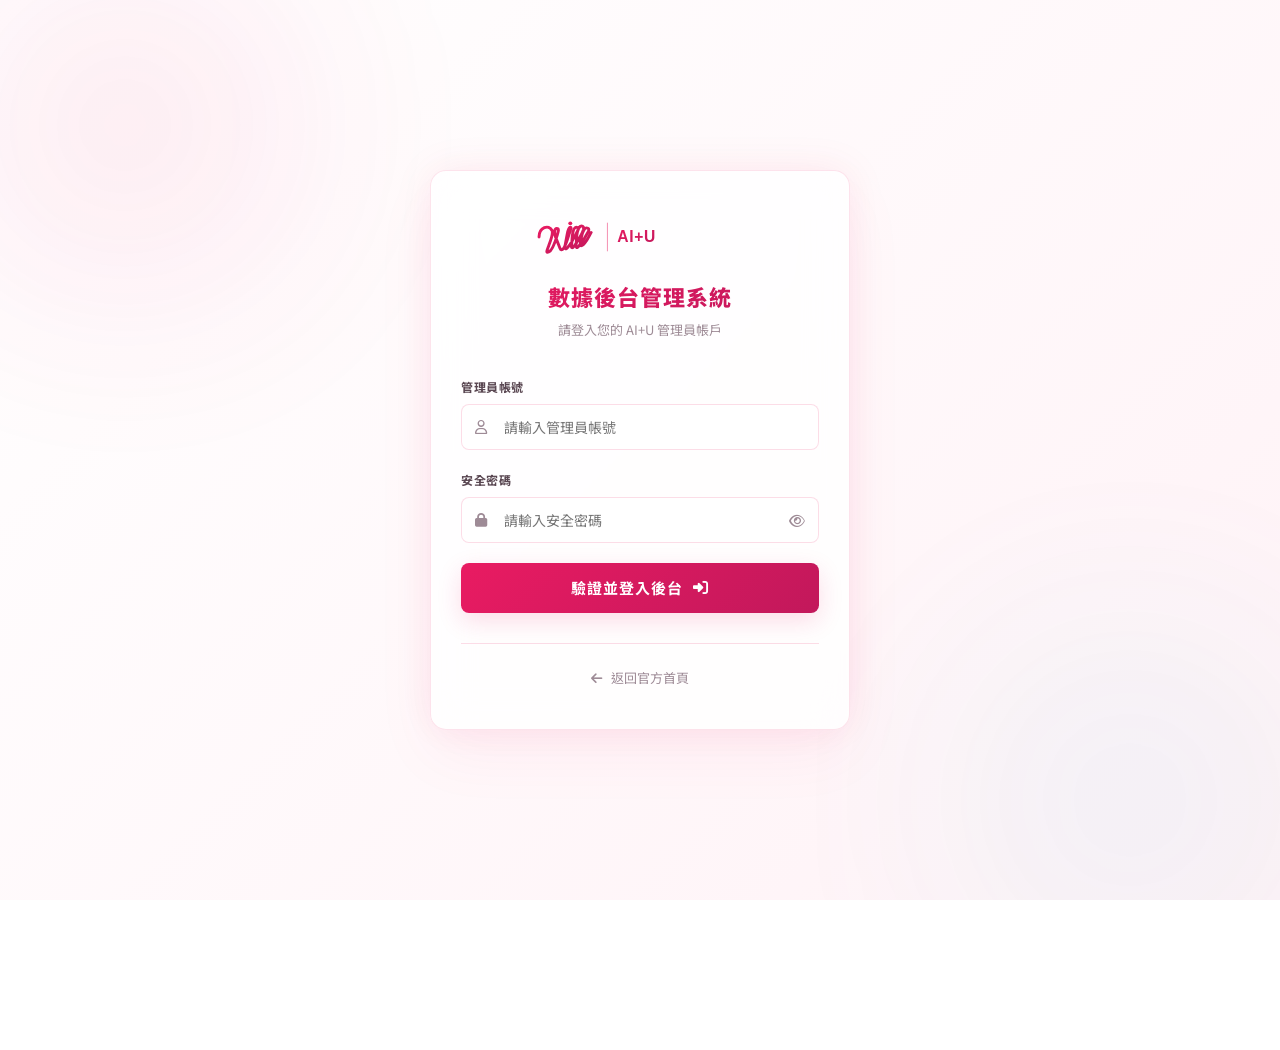
<file: dashboard.html>
<!DOCTYPE html>
<html lang="zh-Hant-TW">
<head>
  <meta charset="UTF-8">
  <meta name="viewport" content="width=device-width, initial-scale=1.0">
  <title>AI+U | 商務數據管理後台</title>
  
  <!-- Google Fonts -->
  <link rel="preconnect" href="https://fonts.googleapis.com">
  <link rel="preconnect" href="https://fonts.gstatic.com" crossorigin>
  <link href="https://fonts.googleapis.com/css2?family=Noto+Sans+TC:wght@300;400;500;700;900&family=Outfit:wght@300;400;600;700;800&display=swap" rel="stylesheet">
  
  <!-- FontAwesome Icons -->
  <link rel="stylesheet" href="https://cdnjs.cloudflare.com/ajax/libs/font-awesome/6.4.0/css/all.min.css">
  
  <!-- Stylesheets -->
  <link rel="stylesheet" href="style-dashboard.css">
</head>
<body class="dashboard-page">

  <!-- Ambient Background Glow -->
  <div class="glow-sphere sphere-1"></div>
  <div class="glow-sphere sphere-2"></div>
  <div class="glow-sphere sphere-3"></div>

  <!-- Dashboard Container -->
  <div class="dashboard-wrapper">
    
    <!-- Mobile Sidebar Overlay -->
    <div class="sidebar-overlay" id="sidebar-overlay"></div>
    
    <!-- Sidebar Navigation -->
    <aside class="dashboard-sidebar">
      <div class="sidebar-header">
        <img src="assets/logo-kyimc.svg" alt="AI+U Logo" class="sidebar-logo">
        <button class="sidebar-close-btn" id="btn-sidebar-close" aria-label="關閉選單">
          <i class="fa-solid fa-xmark"></i>
        </button>
      </div>
      <div class="sidebar-user">
        <div class="user-avatar">
          <svg viewBox="0 0 200 220" fill="none" class="avatar-svg">
            <path d="M100 25 C122 25 140 43 140 65 C140 82 130 96 116 102 C142 113 160 137 162 165 H38 C40 137 58 113 84 102 C70 96 60 82 60 65 C60 43 78 25 100 25 Z" fill="url(#avatar-grad)" />
            <defs>
              <linearGradient id="avatar-grad" x1="100" y1="25" x2="100" y2="165" gradientUnits="userSpaceOnUse">
                <stop stop-color="#E91B62"/>
                <stop offset="1" stop-color="#ff75a0"/>
              </linearGradient>
            </defs>
          </svg>
        </div>
        <div class="user-info">
          <h3 class="user-name">Carol 吳凱若</h3>
          <p class="user-role">CEO 執行長</p>
        </div>
      </div>
      
      <nav class="sidebar-menu">
        <a href="#overview" class="menu-item active"><i class="fa-solid fa-chart-line"></i> 數據總覽</a>
        <a href="#inquiries" class="menu-item"><i class="fa-solid fa-envelope-open-text"></i> 預約留言管理</a>
        
        <!-- Collapsible Settings Menu -->
        <div class="menu-item-group">
          <button type="button" class="menu-item menu-collapse-toggle" id="btn-settings-toggle">
            <span><i class="fa-solid fa-gear"></i> 系統設定</span>
            <i class="fa-solid fa-chevron-down toggle-arrow"></i>
          </button>
          <div class="sidebar-submenu" id="settings-submenu">
            <a href="#account" class="submenu-item"><i class="fa-solid fa-shield-halved"></i> 帳號密碼</a>
            <a href="#features" class="submenu-item"><i class="fa-solid fa-sliders"></i> 個性功能</a>
          </div>
        </div>
      </nav>
      
      <div class="sidebar-footer" style="display: flex; flex-direction: column; gap: 10px;">
        <button id="btn-demo-data" class="btn-demo-data">
          <i class="fa-solid fa-wand-magic-sparkles"></i>
          <span>注入展示數據</span>
        </button>
        <button id="btn-clear-data" class="btn-clear-data">
          <i class="fa-solid fa-trash-can"></i>
          <span>清空所有數據</span>
        </button>
        <button id="btn-logout" class="btn-logout">
          <span>登出管理系統</span>
          <i class="fa-solid fa-right-from-bracket"></i>
        </button>
      </div>
    </aside>

    <!-- Main Content Area -->
    <main class="dashboard-main">
      <!-- Top header bar -->
      <header class="main-header">
        <button class="mobile-sidebar-toggle" id="btn-sidebar-toggle" aria-label="打開選單">
          <i class="fa-solid fa-bars"></i>
        </button>
        <div class="header-title-box">
          <h1 class="header-title">商務數據管理中心</h1>
          <p class="header-subtitle">即時監控網站瀏覽、捷徑點擊與預約詢問紀錄</p>
        </div>
        <div class="header-actions">
          <span class="date-badge" id="current-date-badge">2026年6月21日</span>
        </div>
      </header>

      <!-- Tab Content: Overview (數據總覽) -->
      <div id="overview-tab" class="tab-content active">
        <!-- KPI Metrics Grid -->
        <section class="kpi-grid">
          <!-- Metric 1: Total PV -->
          <div class="kpi-card">
            <div class="kpi-icon-box bg-gradient-pink">
              <i class="fa-regular fa-eye"></i>
            </div>
            <div class="kpi-info">
              <h4 class="kpi-label">全站總瀏覽量</h4>
              <p class="kpi-value" id="kpi-total-pv">0</p>
              <span class="kpi-trend trend-up"><i class="fa-solid fa-arrow-trend-up"></i> 整合流量統計</span>
            </div>
          </div>
          
          <!-- Metric 2: Form Inquiries -->
          <div class="kpi-card">
            <div class="kpi-icon-box bg-gradient-purple">
              <i class="fa-regular fa-paper-plane"></i>
            </div>
            <div class="kpi-info">
              <h4 class="kpi-label">收到商務詢問</h4>
              <p class="kpi-value" id="kpi-total-inq">0</p>
              <span class="kpi-trend trend-up"><i class="fa-solid fa-message"></i> 留言預約累計</span>
            </div>
          </div>
          
          <!-- Metric 3: vCard Downloads -->
          <div class="kpi-card">
            <div class="kpi-icon-box bg-gradient-blue">
              <i class="fa-solid fa-user-plus"></i>
            </div>
            <div class="kpi-info">
              <h4 class="kpi-label">聯絡人儲存次數</h4>
              <p class="kpi-value" id="kpi-vcard-clicks">0</p>
              <span class="kpi-trend"><i class="fa-solid fa-circle-check"></i> vCard 點擊下載</span>
            </div>
          </div>
          
          <!-- Metric 4: Short-cuts click-through rate -->
          <div class="kpi-card">
            <div class="kpi-icon-box bg-gradient-teal">
              <i class="fa-solid fa-share-nodes"></i>
            </div>
            <div class="kpi-info">
              <h4 class="kpi-label">社群連結點擊</h4>
              <p class="kpi-value" id="kpi-social-clicks">0</p>
              <span class="kpi-trend"><i class="fa-solid fa-location-arrow"></i> LINE/電話/導航</span>
            </div>
          </div>
        </section>

        <!-- Charts Layout -->
        <section class="charts-row">
          <!-- SVG Line Chart for Page Views -->
          <div class="chart-card flex-2">
            <h3 class="chart-title"><i class="fa-solid fa-chart-area"></i> 近一週訪客瀏覽量趨勢</h3>
            <div class="svg-chart-container" id="pv-trend-chart-box">
              <!-- Dynamic SVG chart will be injected here by script -->
            </div>
            <div class="chart-legends">
              <span class="legend-item"><span class="legend-dot color-website"></span> 官方網站首頁</span>
              <span class="legend-item"><span class="legend-dot color-card"></span> Carol 數位名片</span>
            </div>
          </div>
          
          <!-- SVG Donut Chart for Social clicks distribution -->
          <div class="chart-card flex-1">
            <h3 class="chart-title"><i class="fa-solid fa-chart-pie"></i> 社群快捷鍵點擊分佈</h3>
            <div class="svg-chart-container" id="clicks-pie-chart-box">
              <!-- Dynamic SVG pie chart will be injected here -->
            </div>
          </div>
        </section>
      </div>

      <!-- Tab Content: Inquiries (預約留言管理) -->
      <div id="inquiries-tab" class="tab-content">
        <!-- Inquiries Data Table Section -->
        <section class="data-table-card" id="inquiries-section">
          <div class="card-header-table">
            <h3 class="table-title"><i class="fa-solid fa-envelope-open-text"></i> 預約留言管理名單</h3>
            <div class="table-actions">
              <!-- Filter by Source -->
              <select id="filter-source" class="table-filter-select">
                <option value="all">所有來源</option>
                <option value="website">首頁諮詢</option>
                <option value="card">名片留言</option>
              </select>
            </div>
          </div>
          
          <div class="table-scroll-wrapper">
            <table class="data-table" id="inquiries-table">
              <thead>
                <tr>
                  <th>提交日期</th>
                  <th>來源</th>
                  <th>聯絡姓名</th>
                  <th>電話號碼</th>
                  <th>電子信箱</th>
                  <th>諮詢項目</th>
                  <th>操作</th>
                </tr>
              </thead>
              <tbody id="inquiries-table-body">
                <!-- Submissions rows will be appended here dynamically -->
              </tbody>
            </table>
          </div>
          
          <!-- Table empty state -->
          <div class="table-empty-state" id="table-empty-state">
            <i class="fa-regular fa-envelope"></i>
            <p>目前尚無任何商務預約留言</p>
          </div>
        </section>
      </div>

      <!-- Tab Content: Account Settings (帳號密碼) -->
      <div id="account-tab" class="tab-content">
        <section class="dashboard-card" style="max-width: 600px; margin: 0 auto; padding: 24px;">
          <div class="card-header" style="margin-bottom: 24px; border-bottom: 1px solid var(--card-border); padding-bottom: 16px;">
            <h2 class="card-title"><i class="fa-solid fa-shield-halved" style="color: var(--primary-color); margin-right: 8px;"></i> 帳號密碼設定</h2>
            <p class="card-subtitle">管理您的管理員登入帳戶與後台安全密碼</p>
          </div>
          
          <form id="form-account-settings" style="display: flex; flex-direction: column; gap: 20px;">
            <!-- Username (Readonly) -->
            <div class="form-group" style="display: flex; flex-direction: column; gap: 6px;">
              <label class="form-label" style="font-size: 12px; font-weight: 700; color: var(--text-secondary);">管理員帳號 (固定值)</label>
              <input type="text" class="form-input" value="admin" style="width: 100%; background: var(--input-bg); border: 1px solid var(--input-border); border-radius: var(--border-radius-md); padding: 10px 12px; color: var(--text-primary); font-size: 13.5px;" readonly>
            </div>
            
            <!-- Current Password (Readonly Show) -->
            <div class="form-group" style="display: flex; flex-direction: column; gap: 6px;">
              <label class="form-label" style="font-size: 12px; font-weight: 700; color: var(--text-secondary);">當前密碼</label>
              <div class="input-wrapper" style="position: relative; width: 100%;">
                <input type="password" id="input-current-pass" class="form-input" style="width: 100%; background: var(--input-bg); border: 1px solid var(--input-border); border-radius: var(--border-radius-md); padding: 10px 36px 10px 12px; color: var(--text-primary); font-size: 13.5px;" readonly>
                <i class="fa-solid fa-lock" style="position: absolute; right: 12px; top: 50%; transform: translateY(-50%); color: var(--text-muted); font-size: 12px;"></i>
              </div>
            </div>
            
            <!-- New Password -->
            <div class="form-group" style="display: flex; flex-direction: column; gap: 6px;">
              <label class="form-label" style="font-size: 12px; font-weight: 700; color: var(--text-secondary);">新密碼</label>
              <div class="input-wrapper" style="position: relative; width: 100%;">
                <input type="password" id="input-new-pass" class="form-input" placeholder="請輸入新密碼" style="width: 100%; background: var(--input-bg); border: 1px solid var(--input-border); border-radius: var(--border-radius-md); padding: 10px 36px 10px 12px; color: var(--text-primary); font-size: 13.5px;" required>
                <i class="fa-solid fa-key" style="position: absolute; right: 12px; top: 50%; transform: translateY(-50%); color: var(--text-muted); font-size: 12px;"></i>
              </div>
            </div>

            <!-- Confirm New Password -->
            <div class="form-group" style="display: flex; flex-direction: column; gap: 6px;">
              <label class="form-label" style="font-size: 12px; font-weight: 700; color: var(--text-secondary);">確認新密碼</label>
              <div class="input-wrapper" style="position: relative; width: 100%;">
                <input type="password" id="input-confirm-pass" placeholder="請再次輸入新密碼" style="width: 100%; background: var(--input-bg); border: 1px solid var(--input-border); border-radius: var(--border-radius-md); padding: 10px 36px 10px 12px; color: var(--text-primary); font-size: 13.5px;" required>
                <i class="fa-solid fa-check-double" style="position: absolute; right: 12px; top: 50%; transform: translateY(-50%); color: var(--text-muted); font-size: 12px;"></i>
              </div>
            </div>
            
            <div style="margin-top: 10px; background: rgba(233, 27, 98, 0.04); padding: 12px; border-radius: var(--border-radius-md); border: 1px dashed var(--card-border);">
              <p style="font-size: 11.5px; color: var(--text-secondary); line-height: 1.5;">
                <i class="fa-solid fa-circle-info" style="color: var(--primary-color); margin-right: 4px;"></i> 
                更改成功後，新密碼將套用於「官方網站大數據後台登入」以及「電子名片內置後台解鎖」。
              </p>
            </div>

            <!-- Submit Button -->
            <div style="margin-top: 8px;">
              <button type="submit" id="btn-save-password" style="width: 100%; background: var(--primary-gradient); color: #FFFFFF; border: none; border-radius: var(--border-radius-md); padding: 12px; font-size: 14px; font-weight: 700; cursor: pointer; box-shadow: 0 8px 24px var(--glow-primary); display: flex; justify-content: center; align-items: center; gap: 8px;">
                <i class="fa-solid fa-floppy-disk"></i> 儲存密碼設定
              </button>
            </div>
          </form>
        </section>
      </div>

      <!-- Tab Content: Features Settings (個性功能) -->
      <div id="features-tab" class="tab-content">
        <div class="features-split-container" style="display: flex; gap: 24px; align-items: flex-start; max-width: 1100px; margin: 0 auto;">
          
          <!-- Left Column: Settings Form -->
          <div class="features-settings-panel" style="flex: 1; min-width: 0;">
            <section class="dashboard-card" style="padding: 24px;">
              <div class="card-header" style="margin-bottom: 20px; border-bottom: 1px solid var(--card-border); padding-bottom: 12px;">
                <h2 class="card-title"><i class="fa-solid fa-sliders" style="color: var(--primary-color); margin-right: 8px;"></i> 個性功能設定</h2>
                <p class="card-subtitle">填寫您的電子名片聯繫管道，設定將即時同步至右側預覽與名片頁面</p>
              </div>
              
              <form id="form-features-settings" style="display: flex; flex-direction: column; gap: 16px;">
                <!-- Section 1: Basic Info -->
                <div class="settings-sub-group">
                  <h3 style="font-size: 13.5px; font-weight: 700; color: var(--text-primary); margin-bottom: 10px; display: flex; align-items: center; gap: 6px;">
                    <i class="fa-solid fa-user-gear" style="color: var(--primary-color);"></i> 基本職稱與姓名
                  </h3>
                  <div style="display: grid; grid-template-columns: repeat(2, 1fr); gap: 12px;">
                    <div class="form-group" style="display: flex; flex-direction: column; gap: 4px;">
                      <label style="font-size: 11px; font-weight: 700; color: var(--text-secondary);">名片姓名</label>
                      <input type="text" id="input-card-name" class="form-input" style="width: 100%; background: var(--input-bg); border: 1px solid var(--input-border); border-radius: var(--border-radius-md); padding: 8px 10px; color: var(--text-primary); font-size: 13px;" placeholder="例如：Carol 吳凱若">
                    </div>
                    <div class="form-group" style="display: flex; flex-direction: column; gap: 4px;">
                      <label style="font-size: 11px; font-weight: 700; color: var(--text-secondary);">專業職稱</label>
                      <input type="text" id="input-card-title" class="form-input" style="width: 100%; background: var(--input-bg); border: 1px solid var(--input-border); border-radius: var(--border-radius-md); padding: 8px 10px; color: var(--text-primary); font-size: 13px;" placeholder="例如：CEO 執行長">
                    </div>
                  </div>
                </div>

                <!-- Section 2: Quick Links -->
                <div class="settings-sub-group" style="border-top: 1px solid var(--card-border); padding-top: 16px;">
                  <h3 style="font-size: 13.5px; font-weight: 700; color: var(--text-primary); margin-bottom: 10px; display: flex; align-items: center; gap: 6px;">
                    <i class="fa-solid fa-phone" style="color: var(--primary-color);"></i> 基礎聯繫管道
                  </h3>
                  <div style="display: grid; grid-template-columns: repeat(2, 1fr); gap: 12px;">
                    <div class="form-group" style="display: flex; flex-direction: column; gap: 4px;">
                      <label style="font-size: 11px; font-weight: 700; color: var(--text-secondary);">行動電話</label>
                      <input type="text" id="input-card-phone" class="form-input" style="width: 100%; background: var(--input-bg); border: 1px solid var(--input-border); border-radius: var(--border-radius-md); padding: 8px 10px; color: var(--text-primary); font-size: 13px;" placeholder="例如：0955752068">
                    </div>
                    <div class="form-group" style="display: flex; flex-direction: column; gap: 4px;">
                      <label style="font-size: 11px; font-weight: 700; color: var(--text-secondary);">電子信箱</label>
                      <input type="email" id="input-card-email" class="form-input" style="width: 100%; background: var(--input-bg); border: 1px solid var(--input-border); border-radius: var(--border-radius-md); padding: 8px 10px; color: var(--text-primary); font-size: 13px;" placeholder="例如：wcr830@gmail.com">
                    </div>
                  </div>
                  <div class="form-group" style="display: flex; flex-direction: column; gap: 4px; margin-top: 10px;">
                    <label style="font-size: 11px; font-weight: 700; color: var(--text-secondary);">服務地址</label>
                    <input type="text" id="input-card-address" class="form-input" style="width: 100%; background: var(--input-bg); border: 1px solid var(--input-border); border-radius: var(--border-radius-md); padding: 8px 10px; color: var(--text-primary); font-size: 13px;" placeholder="例如：台北市忠孝東路二段118號5樓">
                  </div>
                </div>

                <!-- Section 3: Social Links -->
                <div class="settings-sub-group" style="border-top: 1px solid var(--card-border); padding-top: 16px;">
                  <h3 style="font-size: 13.5px; font-weight: 700; color: var(--text-primary); margin-bottom: 10px; display: flex; align-items: center; gap: 6px;">
                    <i class="fa-solid fa-share-nodes" style="color: var(--primary-color);"></i> 社群媒體連結
                  </h3>
                  <div style="display: grid; grid-template-columns: repeat(2, 1fr); gap: 12px;">
                    <div class="form-group" style="display: flex; flex-direction: column; gap: 4px;">
                      <label style="font-size: 11px; font-weight: 700; color: var(--text-secondary);">LINE 連結 URL</label>
                      <input type="url" id="input-card-line" class="form-input" style="width: 100%; background: var(--input-bg); border: 1px solid var(--input-border); border-radius: var(--border-radius-md); padding: 8px 10px; color: var(--text-primary); font-size: 13px;" placeholder="https://line.me/ti/p/...">
                    </div>
                    <div class="form-group" style="display: flex; flex-direction: column; gap: 4px;">
                      <label style="font-size: 11px; font-weight: 700; color: var(--text-secondary);">WeChat 微信帳號 (ID)</label>
                      <input type="text" id="input-card-wechat" class="form-input" style="width: 100%; background: var(--input-bg); border: 1px solid var(--input-border); border-radius: var(--border-radius-md); padding: 8px 10px; color: var(--text-primary); font-size: 13px;" placeholder="例如：wcr830">
                    </div>
                    <div class="form-group" style="display: flex; flex-direction: column; gap: 4px;">
                      <label style="font-size: 11px; font-weight: 700; color: var(--text-secondary);">Facebook 連結 URL</label>
                      <input type="url" id="input-card-fb" class="form-input" style="width: 100%; background: var(--input-bg); border: 1px solid var(--input-border); border-radius: var(--border-radius-md); padding: 8px 10px; color: var(--text-primary); font-size: 13px;" placeholder="https://facebook.com/...">
                    </div>
                    <div class="form-group" style="display: flex; flex-direction: column; gap: 4px;">
                      <label style="font-size: 11px; font-weight: 700; color: var(--text-secondary);">Instagram 連結 URL</label>
                      <input type="url" id="input-card-ig" class="form-input" style="width: 100%; background: var(--input-bg); border: 1px solid var(--input-border); border-radius: var(--border-radius-md); padding: 8px 10px; color: var(--text-primary); font-size: 13px;" placeholder="https://instagram.com/...">
                    </div>
                  </div>
                </div>

                <!-- Section 4: System Integrations -->
                <div class="settings-sub-group" style="border-top: 1px solid var(--card-border); padding-top: 16px;">
                  <h3 style="font-size: 13.5px; font-weight: 700; color: var(--text-primary); margin-bottom: 10px; display: flex; align-items: center; gap: 6px;">
                    <i class="fa-solid fa-link" style="color: var(--primary-color);"></i> 雲端系統整合 (選填)
                  </h3>
                  <div class="form-group" style="display: flex; flex-direction: column; gap: 4px;">
                    <label style="font-size: 11px; font-weight: 700; color: var(--text-secondary);">Google Sheets 串接網址 (API 部署網址)</label>
                    <input type="url" id="input-card-sheets-url" class="form-input" style="width: 100%; background: var(--input-bg); border: 1px solid var(--input-border); border-radius: var(--border-radius-md); padding: 8px 10px; color: var(--text-primary); font-size: 13px;" placeholder="https://script.google.com/macros/s/.../exec">
                    <span style="font-size: 10px; color: var(--text-muted); line-height: 1.4; margin-top: 4px;">
                      填入 Google Apps Script 的 Web App 部署網址，客戶諮詢留言即可自動同步記錄到雲端試算表。
                    </span>
                  </div>
                </div>

                <!-- Theme and cache settings grouped in settings tab -->
                <div class="settings-sub-group" style="border-top: 1px solid var(--card-border); padding-top: 16px;">
                  <h3 style="font-size: 13.5px; font-weight: 700; color: var(--text-primary); margin-bottom: 10px; display: flex; align-items: center; gap: 6px;">
                    <i class="fa-solid fa-palette" style="color: var(--primary-color);"></i> 後台展示偏好
                  </h3>
                  <div style="display: flex; gap: 12px;">
                    <button type="button" id="btn-toggle-theme-setting" style="flex: 1; background: var(--quick-link-bg); border: 1px solid var(--quick-link-border); color: var(--text-primary); border-radius: var(--border-radius-md); padding: 10px; font-size: 12px; font-weight: 700; cursor: pointer; display: flex; justify-content: center; align-items: center; gap: 6px;">
                      <i class="fa-solid fa-circle-half-stroke"></i> 切換深淺主題
                    </button>
                    <button type="button" id="btn-reset-cache-setting" style="flex: 1; background: none; border: 1px solid rgba(255, 59, 48, 0.2); color: #ff3b30; border-radius: var(--border-radius-md); padding: 10px; font-size: 12px; font-weight: 700; cursor: pointer; display: flex; justify-content: center; align-items: center; gap: 6px;">
                      <i class="fa-solid fa-trash-can"></i> 清除系統快取
                    </button>
                  </div>
                </div>

                <!-- Save Action Button -->
                <div style="margin-top: 8px;">
                  <button type="submit" id="btn-save-features" style="width: 100%; background: var(--primary-gradient); color: #FFFFFF; border: none; border-radius: var(--border-radius-md); padding: 12px; font-size: 14px; font-weight: 700; cursor: pointer; box-shadow: 0 8px 24px var(--glow-primary); display: flex; justify-content: center; align-items: center; gap: 8px;">
                    <i class="fa-solid fa-floppy-disk"></i> 儲存名片設定
                  </button>
                </div>
              </form>
            </section>
          </div>
          
          <!-- Right Column: Card Preview Frame (Sleek Phone Frame) -->
          <div class="features-preview-panel" style="width: 340px; flex-shrink: 0; display: flex; flex-direction: column; align-items: center; gap: 12px;">
            <div class="preview-header-label" style="font-size: 12px; font-weight: 700; color: var(--text-muted); display: flex; align-items: center; gap: 6px;">
              <i class="fa-solid fa-mobile-screen"></i> 即時名片效果預覽
            </div>
            
            <!-- Phone Bezel Container -->
            <div class="phone-bezel" style="width: 320px; height: 580px; border-radius: 36px; border: 12px solid #1C0812; background: #FFF2F6; box-shadow: 0 24px 64px rgba(0,0,0,0.15), 0 0 0 1px rgba(233,27,98,0.1); overflow: hidden; position: relative;">
              <!-- Phone Status Bar / Notch mockup -->
              <div class="phone-notch" style="position: absolute; top: 0; left: 50%; transform: translateX(-50%); width: 140px; height: 20px; background: #1C0812; border-bottom-left-radius: 12px; border-bottom-right-radius: 12px; z-index: 1000; display: flex; justify-content: center; align-items: center;">
                <div class="phone-camera" style="width: 8px; height: 8px; border-radius: 50%; background: #1a1a1a; margin-left: 20px;"></div>
              </div>
              <!-- Real Interactive Iframe pointing to card.html -->
              <iframe id="card-preview-iframe" src="card.html" style="width: 100%; height: 100%; border: none; overflow-x: hidden;" scrolling="yes"></iframe>
            </div>
            
            <p style="font-size: 11px; color: var(--text-muted); text-align: center; line-height: 1.4; padding: 0 10px;">
              提示：此處展示的為真實電子名片，左方儲存後右方手機預覽會同步刷新，點擊名片中各連結可直接進行測試。
            </p>
          </div>
          
        </div>
      </div>

    </main>
  </div>

  <!-- Inquiry Details View Modal -->
  <dialog class="modal" id="inquiry-detail-modal">
    <div class="modal-content">
      <button class="modal-close" id="modal-close-btn" aria-label="關閉彈窗">
        <i class="fa-solid fa-xmark"></i>
      </button>
      
      <h3 class="modal-title">商務預約留言詳細資訊</h3>
      <div class="inquiry-details-container">
        <div class="detail-row">
          <span class="detail-label">來源</span>
          <span class="detail-val" id="detail-source">官方網站首頁</span>
        </div>
        <div class="detail-row">
          <span class="detail-label">提交時間</span>
          <span class="detail-val" id="detail-date">2026/06/21 08:30</span>
        </div>
        <div class="detail-row">
          <span class="detail-label">姓名</span>
          <span class="detail-val font-highlight" id="detail-name">李小美</span>
        </div>
        <div class="detail-row">
          <span class="detail-label">聯絡電話</span>
          <span class="detail-val" id="detail-phone">0912-345678</span>
        </div>
        <div class="detail-row">
          <span class="detail-label">電子信箱</span>
          <span class="detail-val" id="detail-email">xiaomei@gmail.com</span>
        </div>
        <div class="detail-row">
          <span class="detail-label">諮詢項目</span>
          <span class="detail-val font-service" id="detail-service">AI+U (品牌諮詢/整合公關/專案策劃)</span>
        </div>
        <div class="detail-row block-row">
          <span class="detail-label">合作留言說明</span>
          <div class="detail-textarea-box" id="detail-message">
            我們想邀請 AI+U 團隊進行品牌診斷，目前公司的品牌定位有些模糊...
          </div>
        </div>
      </div>
      
      <button class="btn btn-secondary close-modal-btn" id="modal-close-action">關閉視窗</button>
    </div>
  </dialog>

  <!-- JavaScript -->
  <script src="script-dashboard.js"></script>
</body>
</html>
</file>
<file: style-dashboard.css>
/* ==========================================================================
   AI+U DASHBOARD SYSTEM & VARIABLES
   ========================================================================== */

:root {
  /* Transitions */
  --transition-fast: 0.2s cubic-bezier(0.4, 0, 0.2, 1);
  --transition-normal: 0.35s cubic-bezier(0.4, 0, 0.2, 1);
  
  /* Fonts */
  --font-chinese: 'Noto Sans TC', sans-serif;
  --font-english: 'Outfit', sans-serif;
  
  /* Border Radii */
  --border-radius-sm: 4px;
  --border-radius-md: 8px;
  --border-radius-lg: 16px;
  --border-radius-full: 9999px;
  
  /* Colors - Sleek High-End Light Palette */
  --bg-color: #FFFFFF;
  --bg-gradient: linear-gradient(135deg, #FFFFFF 0%, #FFF2F6 100%);
  --card-bg: rgba(255, 255, 255, 0.82);
  --card-border: rgba(233, 27, 98, 0.12);
  --text-primary: #1C0812;
  --text-secondary: #5A4752;
  --text-muted: #9E8B96;
  
  --primary-color: #E91B62;
  --primary-hover: #FF337A;
  --primary-gradient: linear-gradient(135deg, #E91B62 0%, #C2185B 100%);
  --glow-primary: rgba(233, 27, 98, 0.15);
  --shadow-color: rgba(233, 27, 98, 0.05);
  --glow-color: rgba(233, 27, 98, 0.08);
  
  --input-bg: rgba(255, 255, 255, 0.6);
  --input-border: rgba(233, 27, 98, 0.15);
  --btn-secondary-bg: rgba(255, 255, 255, 0.5);
  --btn-secondary-border: rgba(233, 27, 98, 0.25);
  --btn-secondary-text: #E91B62;
  --quick-link-bg: rgba(233, 27, 98, 0.03);
  --quick-link-border: rgba(233, 27, 98, 0.08);
  
  /* Ambient glow spheres */
  --sphere-grad-1: radial-gradient(circle, rgba(233, 27, 98, 0.2) 0%, rgba(255, 255, 255, 0) 70%);
  --sphere-grad-2: radial-gradient(circle, rgba(0, 180, 216, 0.12) 0%, rgba(255, 255, 255, 0) 70%);
  --sphere-grad-3: radial-gradient(circle, rgba(233, 27, 98, 0.12) 0%, rgba(255, 255, 255, 0) 70%);
}

body.dark-theme {
  --bg-color: #0A0A0B;
  --bg-gradient: linear-gradient(135deg, #0A0A0B 0%, #12050E 100%);
  --card-bg: rgba(18, 18, 20, 0.85);
  --card-border: rgba(233, 27, 98, 0.15);
  --text-primary: #F5EEF0;
  --text-secondary: #C3B4BD;
  --text-muted: #7A6973;
  --shadow-color: rgba(0, 0, 0, 0.4);
  --glow-color: rgba(233, 27, 98, 0.05);
  --input-bg: rgba(0, 0, 0, 0.25);
  --input-border: rgba(255, 255, 255, 0.1);
  --btn-secondary-bg: rgba(255, 255, 255, 0.05);
  --btn-secondary-border: rgba(255, 255, 255, 0.1);
  --btn-secondary-text: #F5EEF0;
  --quick-link-bg: rgba(255, 255, 255, 0.02);
  --quick-link-border: rgba(255, 255, 255, 0.05);
  --sphere-grad-1: radial-gradient(circle, rgba(233, 27, 98, 0.3) 0%, rgba(0, 0, 0, 0) 70%);
  --sphere-grad-2: radial-gradient(circle, rgba(0, 180, 216, 0.2) 0%, rgba(0, 0, 0, 0) 70%);
  --sphere-grad-3: radial-gradient(circle, rgba(233, 27, 98, 0.2) 0%, rgba(0, 0, 0, 0) 70%);
}

body.dark-theme .chart-axis-line {
  stroke: rgba(255, 255, 255, 0.1);
}
body.dark-theme .chart-grid-line {
  stroke: rgba(255, 255, 255, 0.03);
}

/* ==========================================================================
   RESET & BASICS
   ========================================================================== */

* {
  margin: 0;
  padding: 0;
  box-sizing: border-box;
  -webkit-tap-highlight-color: transparent;
}

html {
  overscroll-behavior: none;
  overscroll-behavior-y: none;
}

html, body {
  overflow-x: hidden;
  width: 100%;
  max-width: 100%;
  margin: 0;
  padding: 0;
}

body {
  font-family: var(--font-chinese);
  background: var(--bg-gradient, var(--bg-color));
  color: var(--text-primary);
  min-height: 100vh;
  position: relative;
  line-height: 1.6;
}

a {
  text-decoration: none;
  color: inherit;
}

button, input, select, textarea {
  font-family: inherit;
  border: none;
  background: none;
  outline: none;
}

button {
  cursor: pointer;
}

/* ==========================================================================
   AMBIENT GLOW SYSTEM
   ========================================================================== */

.glow-sphere {
  position: absolute;
  border-radius: var(--border-radius-full);
  filter: blur(120px);
  z-index: 0;
  pointer-events: none;
  opacity: 0.8;
}

.sphere-1 {
  width: 450px;
  height: 450px;
  top: -100px;
  left: -100px;
  background: var(--sphere-grad-1);
}

.sphere-2 {
  width: 500px;
  height: 500px;
  bottom: -150px;
  right: -100px;
  background: var(--sphere-grad-2);
}

.sphere-3 {
  width: 400px;
  height: 400px;
  top: 30%;
  left: 25%;
  background: var(--sphere-grad-3);
  opacity: 0.5;
}

/* ==========================================================================
   LOGIN PAGE LAYOUT
   ========================================================================== */

.login-page {
  display: flex;
  justify-content: center;
  align-items: center;
  padding: 24px;
}

.login-container {
  width: 100%;
  max-width: 420px;
  z-index: 1;
  position: relative;
}

.login-card {
  background: var(--card-bg);
  border: 1px solid var(--card-border);
  border-radius: var(--border-radius-lg);
  padding: 40px 30px;
  box-shadow: 0 24px 64px var(--shadow-color), 0 0 40px var(--glow-color);
  backdrop-filter: blur(20px);
  -webkit-backdrop-filter: blur(20px);
}

.login-header {
  text-align: center;
  margin-bottom: 36px;
}

.login-logo {
  display: inline-block;
  height: 52px;
  margin-bottom: 16px;
}

.logo-img {
  height: 100%;
}

.login-title {
  font-size: 22px;
  font-weight: 800;
  letter-spacing: 1px;
  margin-bottom: 6px;
  background: var(--primary-gradient);
  -webkit-background-clip: text;
  -webkit-text-fill-color: transparent;
}

.login-subtitle {
  font-size: 13px;
  color: var(--text-muted);
}

.login-form {
  display: flex;
  flex-direction: column;
  gap: 20px;
  margin-bottom: 30px;
}

.form-group {
  display: flex;
  flex-direction: column;
  gap: 8px;
}

.form-label {
  font-size: 12px;
  font-weight: 700;
  color: var(--text-secondary);
  letter-spacing: 0.5px;
}

.input-wrapper {
  position: relative;
  width: 100%;
}

.form-input {
  width: 100%;
  background: var(--input-bg);
  border: 1px solid var(--input-border);
  border-radius: var(--border-radius-md);
  padding: 12px 14px 12px 42px;
  color: var(--text-primary);
  font-size: 14px;
  transition: all var(--transition-fast);
}

.form-input:focus {
  border-color: var(--primary-color);
  box-shadow: 0 0 10px var(--glow-color);
}

.input-icon {
  position: absolute;
  left: 14px;
  top: 50%;
  transform: translateY(-50%);
  color: var(--text-muted);
  font-size: 14px;
  transition: color var(--transition-fast);
}

.form-input:focus ~ .input-icon {
  color: var(--primary-color);
}

.toggle-password-btn {
  position: absolute;
  right: 14px;
  top: 50%;
  transform: translateY(-50%);
  color: var(--text-muted);
  font-size: 14px;
  cursor: pointer;
  transition: color var(--transition-fast);
}

.toggle-password-btn:hover {
  color: var(--primary-color);
}

.btn-login {
  width: 100%;
  height: 50px;
  background: var(--primary-gradient);
  color: #FFFFFF;
  border-radius: var(--border-radius-md);
  font-size: 15px;
  font-weight: 700;
  letter-spacing: 1px;
  display: inline-flex;
  justify-content: center;
  align-items: center;
  gap: 10px;
  transition: all var(--transition-fast);
  box-shadow: 0 8px 24px var(--glow-primary);
  overflow: hidden;
  position: relative;
}

.btn-login:hover {
  transform: translateY(-2px);
  box-shadow: 0 12px 32px var(--glow-primary);
  filter: brightness(1.08);
}

.btn-login:active {
  transform: translateY(1px);
}

.login-footer {
  text-align: center;
  border-top: 1px solid var(--input-border);
  padding-top: 20px;
}

.back-link {
  font-size: 13px;
  color: var(--text-muted);
  transition: color var(--transition-fast);
}

.back-link:hover {
  color: var(--primary-color);
}

.back-link i {
  margin-right: 6px;
}

/* ==========================================================================
   DASHBOARD PANEL LAYOUT
   ========================================================================== */

.dashboard-page {
  padding: 0;
  display: block;
}

.dashboard-wrapper {
  display: flex;
  min-height: 100vh;
}

/* Sidebar Styling */
.dashboard-sidebar {
  width: 260px;
  background: rgba(255, 248, 250, 0.9);
  border-right: 1px solid var(--card-border);
  backdrop-filter: blur(25px);
  -webkit-backdrop-filter: blur(25px);
  display: flex;
  flex-direction: column;
  justify-content: space-between;
  z-index: 10;
  position: fixed;
  top: 0;
  bottom: 0;
  left: 0;
}

.sidebar-header {
  padding: 30px;
  display: flex;
  justify-content: center;
  border-bottom: 1px solid rgba(233, 27, 98, 0.08);
}

.sidebar-logo {
  height: 40px;
}

.sidebar-user {
  padding: 24px;
  display: flex;
  align-items: center;
  gap: 14px;
  border-bottom: 1px solid rgba(233, 27, 98, 0.08);
}

.user-avatar {
  width: 48px;
  height: 48px;
  border-radius: var(--border-radius-full);
  border: 1px solid var(--card-border);
  background: rgba(255, 255, 255, 0.05);
  overflow: hidden;
  display: flex;
  align-items: flex-end;
  justify-content: center;
}

.avatar-svg {
  width: 85%;
  height: 90%;
}

.user-info .user-name {
  font-size: 14.5px;
  font-weight: 700;
  color: var(--text-primary);
}

.user-info .user-role {
  font-size: 11.5px;
  color: var(--text-muted);
}

.sidebar-menu {
  padding: 24px 16px;
  display: flex;
  flex-direction: column;
  gap: 8px;
  flex-grow: 1;
}

.menu-item {
  display: flex;
  align-items: center;
  gap: 12px;
  padding: 12px 16px;
  border-radius: var(--border-radius-md);
  font-size: 13.5px;
  font-weight: 600;
  color: var(--text-secondary);
  transition: all var(--transition-fast);
}

.menu-item i {
  font-size: 15px;
  width: 20px;
  color: var(--text-muted);
  transition: color var(--transition-fast);
}

.menu-item:hover {
  background: rgba(255, 255, 255, 0.04);
  color: var(--primary-color);
}

.menu-item:hover i {
  color: var(--primary-color);
}

.menu-item.active {
  background: var(--primary-gradient);
  color: #FFFFFF;
  box-shadow: 0 4px 15px var(--glow-primary);
}

.menu-item.active i {
  color: #FFFFFF;
}

.sidebar-footer {
  padding: 24px;
  border-top: 1px solid rgba(233, 27, 98, 0.08);
}

.btn-logout {
  width: 100%;
  height: 42px;
  border-radius: var(--border-radius-md);
  border: 1px solid rgba(255, 255, 255, 0.1);
  color: var(--text-muted);
  font-size: 13px;
  font-weight: 600;
  display: inline-flex;
  justify-content: center;
  align-items: center;
  gap: 8px;
  transition: all var(--transition-fast);
}

.btn-logout:hover {
  background: rgba(233, 27, 98, 0.1);
  border-color: var(--primary-color);
  color: var(--primary-color);
}

.btn-demo-data {
  width: 100%;
  height: 42px;
  border-radius: var(--border-radius-md);
  background: linear-gradient(135deg, #E91B62 0%, #9C27B0 100%);
  color: #FFFFFF;
  font-size: 13px;
  font-weight: 700;
  display: inline-flex;
  justify-content: center;
  align-items: center;
  gap: 8px;
  box-shadow: 0 4px 12px rgba(233, 27, 98, 0.25);
  transition: all var(--transition-fast);
  cursor: pointer;
}

.btn-demo-data:hover {
  transform: translateY(-1.5px);
  box-shadow: 0 6px 16px rgba(233, 27, 98, 0.4);
  filter: brightness(1.1);
}

.btn-demo-data:active {
  transform: translateY(0.5px);
}

.btn-clear-data {
  width: 100%;
  height: 42px;
  border-radius: var(--border-radius-md);
  border: 1px solid rgba(255, 255, 255, 0.08);
  color: var(--text-muted);
  font-size: 13px;
  font-weight: 600;
  display: inline-flex;
  justify-content: center;
  align-items: center;
  gap: 8px;
  transition: all var(--transition-fast);
  cursor: pointer;
}

.btn-clear-data:hover {
  background: rgba(255, 59, 48, 0.1);
  border-color: #ff3b30;
  color: #ff3b30;
}

/* Main Panel Dashboard */
.dashboard-main {
  flex-grow: 1;
  margin-left: 260px; /* Leave space for sidebar */
  padding: 40px;
  z-index: 1;
  position: relative;
}

.main-header {
  display: flex;
  justify-content: space-between;
  align-items: center;
  margin-bottom: 36px;
}

.header-title {
  font-size: 26px;
  font-weight: 800;
  letter-spacing: 1px;
}

.header-subtitle {
  font-size: 13px;
  color: var(--text-muted);
}

.date-badge {
  background: var(--quick-link-bg);
  border: 1px solid var(--quick-link-border);
  color: var(--primary-color);
  font-size: 12.5px;
  font-weight: 700;
  padding: 6px 16px;
  border-radius: var(--border-radius-full);
}

/* ==========================================================================
   KPI OVERVIEW CARDS
   ========================================================================== */

.kpi-grid {
  display: grid;
  grid-template-columns: repeat(4, 1fr);
  gap: 20px;
  margin-bottom: 30px;
}

.kpi-card {
  background: var(--card-bg);
  border: 1px solid var(--card-border);
  border-radius: var(--border-radius-lg);
  padding: 24px;
  display: flex;
  align-items: center;
  gap: 20px;
  box-shadow: 0 10px 30px var(--shadow-color);
  backdrop-filter: blur(15px);
  -webkit-backdrop-filter: blur(15px);
}

.kpi-icon-box {
  width: 52px;
  height: 52px;
  border-radius: var(--border-radius-md);
  display: flex;
  justify-content: center;
  align-items: center;
  font-size: 22px;
  color: #FFFFFF;
}

.bg-gradient-pink { background: linear-gradient(135deg, #FF4081 0%, #C2185B 100%); }
.bg-gradient-purple { background: linear-gradient(135deg, #9C27B0 0%, #673AB7 100%); }
.bg-gradient-blue { background: linear-gradient(135deg, #00B4D8 0%, #0077B6 100%); }
.bg-gradient-teal { background: linear-gradient(135deg, #00B4D9 0%, #009688 100%); }

.kpi-info {
  display: flex;
  flex-direction: column;
}

.kpi-label {
  font-size: 12px;
  color: var(--text-muted);
  font-weight: 600;
  margin-bottom: 4px;
}

.kpi-value {
  font-family: var(--font-english);
  font-size: 26px;
  font-weight: 800;
  line-height: 1.2;
  color: var(--text-primary);
  margin-bottom: 4px;
}

.kpi-trend {
  font-size: 11px;
  font-weight: 600;
  color: var(--text-muted);
}

.kpi-trend.trend-up {
  color: #4CAF50;
}

/* ==========================================================================
   CHARTS SECTION
   ========================================================================== */

.charts-row {
  display: flex;
  gap: 24px;
  margin-bottom: 30px;
}

.chart-card {
  background: var(--card-bg);
  border: 1px solid var(--card-border);
  border-radius: var(--border-radius-lg);
  padding: 24px;
  box-shadow: 0 10px 30px var(--shadow-color);
  backdrop-filter: blur(15px);
  -webkit-backdrop-filter: blur(15px);
}

.flex-2 { flex: 2; }
.flex-1 { flex: 1; }

.chart-title {
  font-size: 14.5px;
  font-weight: 700;
  color: var(--text-primary);
  margin-bottom: 20px;
  display: flex;
  align-items: center;
  gap: 8px;
}

.chart-title i {
  color: var(--primary-color);
}

.svg-chart-container {
  width: 100%;
  height: 240px;
  display: flex;
  justify-content: center;
  align-items: center;
  position: relative;
}

/* Chart SVG design settings */
.chart-svg {
  width: 100%;
  height: 100%;
}

.chart-grid-line {
  stroke: rgba(233, 27, 98, 0.06);
  stroke-width: 1;
}

.chart-axis-line {
  stroke: rgba(0, 0, 0, 0.1);
  stroke-width: 1;
}

.chart-axis-text {
  fill: var(--text-muted);
  font-family: var(--font-english);
  font-size: 10px;
}

.chart-line-website {
  stroke: #E91B62;
  stroke-width: 3.5;
  fill: none;
  stroke-linecap: round;
  filter: drop-shadow(0 4px 12px rgba(233, 27, 98, 0.4));
}

.chart-line-card {
  stroke: #00B4D8;
  stroke-width: 3.5;
  fill: none;
  stroke-linecap: round;
  filter: drop-shadow(0 4px 12px rgba(0, 180, 216, 0.4));
}

.chart-area-website {
  fill: url(#grad-website);
  opacity: 0.12;
}

.chart-area-card {
  fill: url(#grad-card);
  opacity: 0.08;
}

.chart-point-website {
  fill: #E91B62;
  stroke: #FFFFFF;
  stroke-width: 2;
  r: 5;
}

.chart-point-card {
  fill: #00B4D8;
  stroke: #FFFFFF;
  stroke-width: 2;
  r: 5;
}

/* Pie Chart SVG */
.donut-slice {
  fill: none;
  stroke-width: 12;
}
.donut-slice-vcard  { stroke: #E91B62; }
.donut-slice-call   { stroke: #9C27B0; }
.donut-slice-line   { stroke: #4CAF50; }
.donut-slice-map    { stroke: #00B4D8; }
.donut-slice-email  { stroke: #FFEB3B; }

.donut-slice-empty  { stroke: rgba(0, 0, 0, 0.05); stroke-width: 12; fill: none; }

.donut-center-text-label {
  fill: var(--text-muted);
  font-size: 8px;
  text-anchor: middle;
  font-weight: 600;
}

.donut-center-text-val {
  fill: var(--text-primary);
  font-family: var(--font-english);
  font-size: 16px;
  font-weight: 800;
  text-anchor: middle;
}

/* Legends */
.chart-legends {
  display: flex;
  justify-content: center;
  gap: 20px;
  margin-top: 14px;
}

.legend-item {
  font-size: 11.5px;
  color: var(--text-secondary);
  display: flex;
  align-items: center;
  gap: 6px;
}

.legend-dot {
  width: 8px;
  height: 8px;
  border-radius: var(--border-radius-full);
}

.color-website { background: #E91B62; }
.color-card { background: #00B4D8; }

/* Donut Legend layout */
.donut-legends-grid {
  display: grid;
  grid-template-columns: repeat(2, 1fr);
  gap: 10px;
  width: 100%;
  margin-top: 16px;
}

.donut-legend-row {
  display: flex;
  align-items: center;
  justify-content: space-between;
  font-size: 11px;
}

.donut-legend-label {
  display: flex;
  align-items: center;
  gap: 6px;
  color: var(--text-secondary);
}

.donut-legend-val {
  font-family: var(--font-english);
  font-weight: 700;
  color: var(--text-primary);
}

/* ==========================================================================
   DATA TABLE FOR INQUIRIES
   ========================================================================== */

.data-table-card {
  background: var(--card-bg);
  border: 1px solid var(--card-border);
  border-radius: var(--border-radius-lg);
  padding: 30px;
  box-shadow: 0 10px 30px var(--shadow-color);
  backdrop-filter: blur(15px);
  -webkit-backdrop-filter: blur(15px);
  margin-bottom: 30px;
}

.card-header-table {
  display: flex;
  justify-content: space-between;
  align-items: center;
  margin-bottom: 24px;
}

.table-title {
  font-size: 16px;
  font-weight: 700;
}

.table-title i {
  color: var(--primary-color);
  margin-right: 6px;
}

.table-filter-select {
  background: var(--input-bg);
  border: 1px solid var(--input-border);
  border-radius: var(--border-radius-md);
  padding: 6px 12px;
  color: var(--text-primary);
  font-size: 12.5px;
  cursor: pointer;
}

.table-scroll-wrapper {
  overflow-x: auto;
  width: 100%;
}

.data-table {
  width: 100%;
  border-collapse: collapse;
  text-align: left;
  font-size: 13.5px;
}

.data-table th, .data-table td {
  padding: 14px 16px;
  border-bottom: 1px solid rgba(0, 0, 0, 0.06);
}

.data-table th {
  color: var(--text-muted);
  font-weight: 700;
  font-size: 12px;
  text-transform: uppercase;
  letter-spacing: 0.5px;
  background: rgba(233, 27, 98, 0.03);
}

.data-table tbody tr {
  transition: background var(--transition-fast);
}

.data-table tbody tr:hover {
  background: rgba(233, 27, 98, 0.02);
}

/* Source Badges */
.badge-source {
  display: inline-flex;
  align-items: center;
  padding: 2px 8px;
  border-radius: var(--border-radius-sm);
  font-size: 11px;
  font-weight: 700;
}

.badge-website {
  background: rgba(233, 27, 98, 0.1);
  color: var(--primary-color);
  border: 1px solid rgba(233, 27, 98, 0.2);
}

.badge-card {
  background: rgba(0, 180, 216, 0.1);
  color: #00B4D8;
  border: 1px solid rgba(0, 180, 216, 0.2);
}

.font-highlight {
  font-weight: 700;
  color: var(--text-primary);
}

.font-date {
  font-family: var(--font-english);
  color: var(--text-secondary);
}

/* Action button styles */
.actions-cell {
  display: flex;
  gap: 8px;
}

.btn-action {
  width: 32px;
  height: 32px;
  border-radius: var(--border-radius-md);
  display: flex;
  justify-content: center;
  align-items: center;
  font-size: 13px;
  transition: all var(--transition-fast);
}

.btn-view {
  background: rgba(0, 180, 216, 0.06);
  border: 1px solid rgba(0, 180, 216, 0.25);
  color: #00B4D8;
}

.btn-view:hover {
  background: #00B4D8;
  color: #FFFFFF;
  border-color: transparent;
  box-shadow: 0 4px 10px rgba(0, 180, 216, 0.35);
}

.btn-delete {
  background: rgba(233, 27, 98, 0.06);
  border: 1px solid rgba(233, 27, 98, 0.25);
  color: var(--primary-color);
}

.btn-delete:hover {
  background: var(--primary-gradient);
  color: #FFFFFF;
  border-color: transparent;
  box-shadow: 0 4px 10px var(--glow-primary);
}

/* Empty State */
.table-empty-state {
  display: none;
  flex-direction: column;
  align-items: center;
  justify-content: center;
  padding: 60px 0;
  text-align: center;
  color: var(--text-muted);
}

.table-empty-state i {
  font-size: 40px;
  margin-bottom: 12px;
  color: var(--text-muted);
}

.table-empty-state p {
  font-size: 14px;
}

/* ==========================================================================
   MODAL DIALOG DIALOG BOX
   ========================================================================== */

.modal {
  border: none;
  border-radius: var(--border-radius-lg);
  background: rgba(255, 255, 255, 0.98);
  border: 1px solid var(--card-border);
  padding: 30px;
  max-width: 500px;
  width: 90%;
  position: fixed;
  top: 50%;
  left: 50%;
  transform: translate(-50%, -50%) scale(0.95);
  box-shadow: 0 30px 80px rgba(0, 0, 0, 0.15), 0 0 30px var(--glow-color);
  opacity: 0;
  transition: transform 0.4s cubic-bezier(0.34, 1.56, 0.64, 1), opacity 0.3s ease;
  backdrop-filter: blur(25px);
  -webkit-backdrop-filter: blur(25px);
  z-index: 1000;
  color: var(--text-primary);
}

.modal[open] {
  opacity: 1;
  transform: translate(-50%, -50%) scale(1);
}

.modal::backdrop {
  background: rgba(10, 10, 11, 0.4);
  backdrop-filter: blur(10px);
  -webkit-backdrop-filter: blur(10px);
  opacity: 0;
  transition: opacity 0.3s ease;
}

.modal[open]::backdrop {
  opacity: 1;
}

.modal-content {
  display: flex;
  flex-direction: column;
  position: relative;
}

.modal-close {
  position: absolute;
  top: -14px;
  right: -14px;
  width: 32px;
  height: 32px;
  border-radius: var(--border-radius-full);
  display: flex;
  justify-content: center;
  align-items: center;
  background: rgba(0, 0, 0, 0.05);
  border: 1px solid rgba(0, 0, 0, 0.1);
  color: var(--text-primary);
  font-size: 13px;
  transition: all var(--transition-fast);
}

.modal-close:hover {
  transform: scale(1.1);
  border-color: var(--primary-color);
  color: var(--primary-color);
}

.modal-title {
  font-size: 18px;
  font-weight: 800;
  color: var(--text-primary);
  margin-bottom: 24px;
  text-align: center;
}

/* Key Value details rows */
.inquiry-details-container {
  display: flex;
  flex-direction: column;
  gap: 14px;
  margin-bottom: 24px;
}

.detail-row {
  display: flex;
  justify-content: space-between;
  align-items: center;
  padding-bottom: 10px;
  border-bottom: 1px solid rgba(0, 0, 0, 0.06);
  font-size: 13.5px;
}

.detail-label {
  color: var(--text-muted);
  font-weight: 600;
}

.detail-val {
  color: var(--text-secondary);
  font-weight: 700;
}

.font-service {
  color: var(--primary-color);
}

.detail-row.block-row {
  flex-direction: column;
  align-items: flex-start;
  gap: 8px;
  border-bottom: none;
}

.detail-textarea-box {
  width: 100%;
  background: rgba(233, 27, 98, 0.03);
  border: 1px solid rgba(233, 27, 98, 0.12);
  border-radius: var(--border-radius-md);
  padding: 12px 16px;
  font-size: 13px;
  line-height: 1.6;
  max-height: 140px;
  overflow-y: auto;
  color: var(--text-secondary);
  white-space: pre-wrap;
}

.btn-secondary {
  height: 44px;
  background: var(--btn-secondary-bg);
  border: 1px solid var(--btn-secondary-border);
  color: var(--btn-secondary-text);
  border-radius: var(--border-radius-md);
  font-weight: 700;
  font-size: 14px;
  letter-spacing: 1px;
  display: inline-flex;
  justify-content: center;
  align-items: center;
  transition: all var(--transition-fast);
}

.btn-secondary:hover {
  background: rgba(233, 27, 98, 0.08);
  border-color: var(--primary-color);
}

/* ==========================================================================
   TOAST SYSTEM
   ========================================================================== */

.toast {
  position: fixed;
  bottom: 24px;
  left: 50%;
  transform: translateX(-50%) translateY(100px);
  background: rgba(20, 20, 22, 0.9);
  border: 1px solid var(--primary-color);
  box-shadow: 0 16px 36px rgba(0, 0, 0, 0.8), 0 0 20px var(--glow-color);
  backdrop-filter: blur(20px);
  -webkit-backdrop-filter: blur(20px);
  padding: 12px 24px;
  border-radius: var(--border-radius-md);
  display: flex;
  align-items: center;
  gap: 12px;
  z-index: 10000;
  pointer-events: none;
  opacity: 0;
  transition: transform 0.4s cubic-bezier(0.175, 0.885, 0.32, 1.275), opacity 0.3s ease;
}

.toast.show {
  transform: translateX(-50%) translateY(0);
  opacity: 1;
}

.toast-icon {
  color: var(--primary-color);
  font-size: 16px;
}

.toast-message {
  font-size: 13px;
  font-weight: 700;
  color: #FFFFFF;
  letter-spacing: 0.5px;
}

/* ==========================================================================
   RESPONSIVE DESIGN (RWD)
   ========================================================================== */

@media (max-width: 1200px) {
  .kpi-grid {
    grid-template-columns: repeat(2, 1fr);
  }
}

/* Sidebar close and toggle defaults */
.mobile-sidebar-toggle, .sidebar-close-btn {
  display: none;
}

@media (max-width: 992px) {
  .dashboard-wrapper {
    flex-direction: column;
    overflow-x: hidden;
    width: 100%;
    max-width: 100%;
  }
  
  .sidebar-overlay {
    position: fixed;
    top: 0;
    left: 0;
    right: 0;
    bottom: 0;
    background: rgba(10, 10, 11, 0.4);
    backdrop-filter: blur(4px);
    -webkit-backdrop-filter: blur(4px);
    z-index: 99;
    opacity: 0;
    pointer-events: none;
    transition: opacity 0.3s ease;
  }
  
  .sidebar-overlay.open {
    opacity: 1;
    pointer-events: auto;
  }
  
  .dashboard-sidebar {
    position: fixed;
    top: 0;
    bottom: 0;
    left: 0;
    width: 260px;
    height: 100vh;
    background: rgba(255, 255, 255, 0.98);
    border-right: 1px solid var(--card-border);
    z-index: 100;
    transform: translateX(-100%);
    transition: transform 0.35s cubic-bezier(0.4, 0, 0.2, 1);
    display: flex;
    flex-direction: column;
    justify-content: space-between;
  }
  
  body.dark-theme .dashboard-sidebar {
    background: rgba(15, 15, 18, 0.98);
  }
  
  .dashboard-sidebar.open {
    transform: translateX(0);
  }
  
  .sidebar-header {
    padding: 30px 20px;
    display: flex;
    justify-content: space-between;
    align-items: center;
  }
  
  .sidebar-close-btn {
    display: flex;
    justify-content: center;
    align-items: center;
    width: 32px;
    height: 32px;
    border-radius: var(--border-radius-full);
    background: rgba(0, 0, 0, 0.05);
    color: var(--text-primary);
    font-size: 14px;
    cursor: pointer;
    border: none;
  }
  
  body.dark-theme .sidebar-close-btn {
    background: rgba(255, 255, 255, 0.05);
  }
  
  .sidebar-user {
    display: flex;
    padding: 20px;
  }
  
  .sidebar-menu {
    flex-direction: column;
    padding: 10px 20px;
    gap: 8px;
  }
  
  .menu-item {
    padding: 12px 16px;
    font-size: 14px;
  }
  
  .sidebar-footer {
    display: flex;
    flex-direction: column;
    gap: 10px;
    padding: 20px;
  }
  
  .dashboard-main {
    margin-left: 0;
    padding: 24px 16px;
    width: 100%;
    max-width: 100%;
    overflow-x: hidden;
  }
  
  .main-header {
    display: flex;
    align-items: center;
    gap: 16px;
  }
  
  .mobile-sidebar-toggle {
    display: flex;
    justify-content: center;
    align-items: center;
    width: 42px;
    height: 42px;
    border-radius: var(--border-radius-full);
    background: var(--card-bg);
    border: 1px solid var(--card-border);
    color: var(--text-primary);
    font-size: 16px;
    cursor: pointer;
    flex-shrink: 0;
  }
  
  .charts-row {
    flex-direction: column;
  }
}

@media (max-width: 576px) {
  .main-header {
    flex-direction: column;
    align-items: flex-start;
    gap: 16px;
  }
  
  .kpi-grid {
    grid-template-columns: 1fr;
  }
  
  .data-table th, .data-table td {
    padding: 10px 12px;
  }
  
  .btn-action {
    width: 28px;
    height: 28px;
  }
}

/* ==========================================================================
   TAB PANEL SYSTEM (分頁切換系統)
   ========================================================================== */
.tab-content {
  display: none;
}

.tab-content.active {
  display: block;
  animation: dashboardTabFadeIn 0.35s cubic-bezier(0.4, 0, 0.2, 1) forwards;
}

@keyframes dashboardTabFadeIn {
  from {
    opacity: 0;
    transform: translateY(12px);
  }
  to {
    opacity: 1;
    transform: translateY(0);
  }
}

/* ==========================================================================
   SIDEBAR SUBMENU SYSTEM (側邊欄下拉子選單)
   ========================================================================== */
.menu-item-group {
  display: flex;
  flex-direction: column;
  width: 100%;
}

.menu-collapse-toggle {
  width: 100%;
  display: flex;
  justify-content: space-between;
  align-items: center;
  background: none;
  border: none;
  cursor: pointer;
  outline: none;
}

.sidebar-menu .menu-collapse-toggle {
  color: var(--text-secondary);
  font-weight: 600;
  font-size: 13.5px;
  text-align: left;
}

.menu-collapse-toggle span {
  display: flex;
  align-items: center;
  gap: 12px;
}

.toggle-arrow {
  font-size: 10px;
  color: var(--text-muted);
  transition: transform var(--transition-fast);
}

.menu-collapse-toggle.open .toggle-arrow {
  transform: rotate(180deg);
}

.sidebar-submenu {
  max-height: 0;
  overflow: hidden;
  transition: max-height 0.3s cubic-bezier(0.4, 0, 0.2, 1);
  display: flex;
  flex-direction: column;
  gap: 4px;
  padding-left: 28px;
  margin-top: 2px;
}

.sidebar-submenu.open {
  max-height: 120px;
  margin-bottom: 8px;
}

.submenu-item {
  display: flex;
  align-items: center;
  gap: 10px;
  padding: 10px 14px;
  border-radius: var(--border-radius-md);
  font-size: 12.5px;
  font-weight: 600;
  color: var(--text-secondary);
  transition: all var(--transition-fast);
  cursor: pointer;
}

.submenu-item:hover {
  background: var(--quick-link-bg);
  color: var(--primary-color);
}

.submenu-item.active {
  background: var(--primary-gradient);
  color: #FFFFFF;
  box-shadow: 0 4px 10px var(--glow-primary);
}

/* Features Split Container for Settings Tab */
@media (max-width: 992px) {
  .features-split-container {
    flex-direction: column !important;
    align-items: center !important;
  }
  .features-settings-panel {
    width: 100% !important;
  }
  .features-preview-panel {
    width: 100% !important;
    margin-top: 24px !important;
  }
}
</file>
